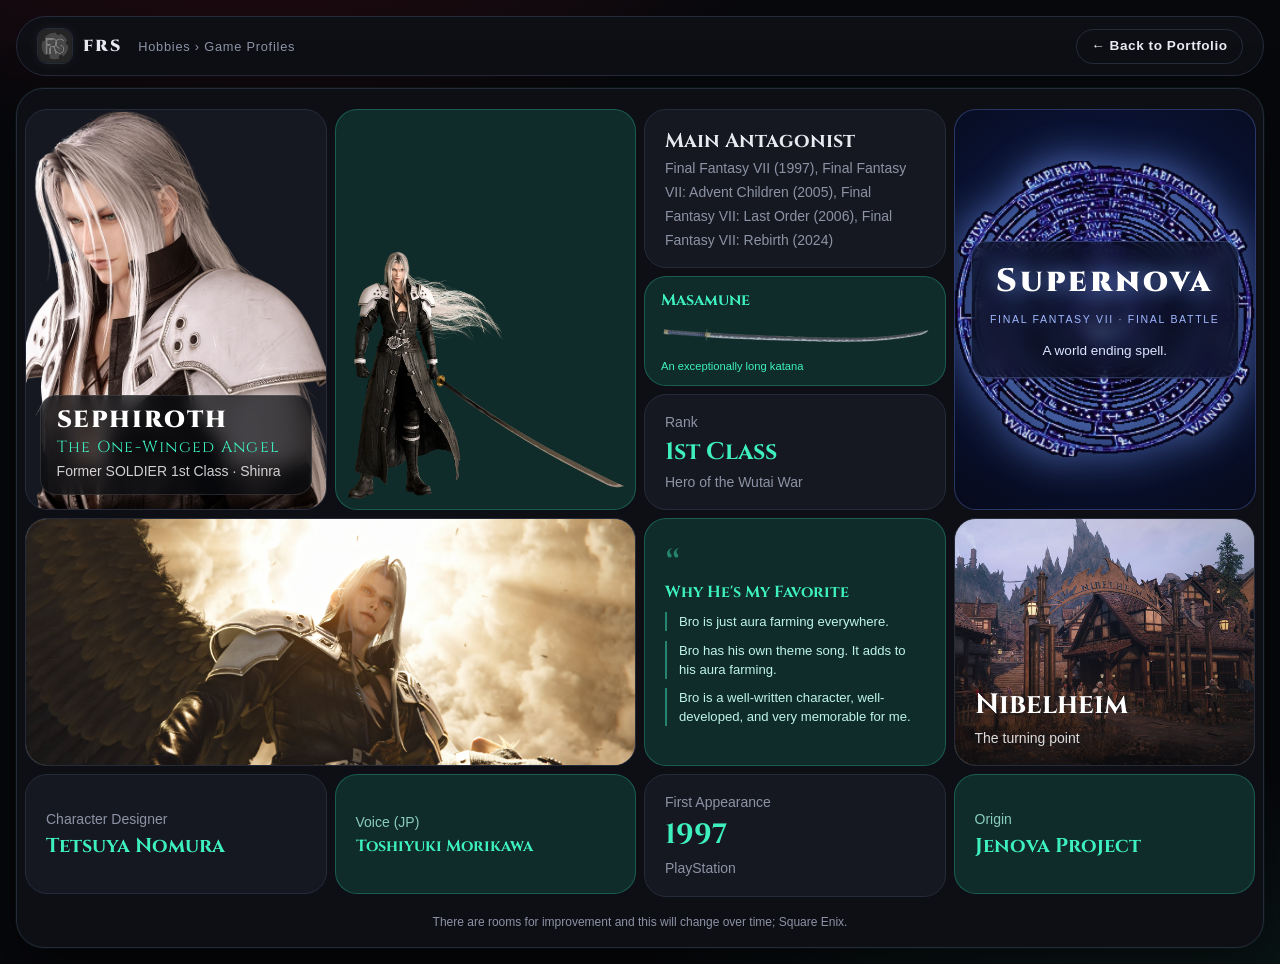
<file: WBACT1/index.html>
<!doctype html>
<html lang="en">

<head>
  <meta charset="utf-8">
  <meta name="viewport" content="width=device-width, initial-scale=1">
  <title>Character Profile - Sephiroth</title>
  <link rel="icon" type="image/svg+xml" href="../images/logo.svg">
  <link href="https://cdn.jsdelivr.net/npm/bootstrap@5.3.8/dist/css/bootstrap.min.css" rel="stylesheet"
    integrity="sha384-sRIl4kxILFvY47J16cr9ZwB07vP4J8+LH7qKQnuqkuIAvNWLzeN8tE5YBujZqJLB" crossorigin="anonymous">
  <link rel="preconnect" href="https://fonts.googleapis.com">
  <link rel="preconnect" href="https://fonts.gstatic.com" crossorigin>
  <link href="https://fonts.googleapis.com/css2?family=Cinzel:wght@500;700;900&display=swap" rel="stylesheet">
  <style>
    .card {
      min-height: 100px;
      background-color: gray;
    }

    :root {
      --void: #07080c;
      --panel: #0d0f15;
      --card-bg: #151821;
      --card-line: #262b3a;
      --crimson: #b3121f;
      --crimson-deep: #6d0a14;
      --mako: #3ef0c0;
      --mako-deep: #0f2c2b;
      --silver: #dfe3ea;
      --silver-deep: #aab1c0;
      --text: #e8eaf0;
      --muted: #8d93a5;
    }

    body {
      background:
        radial-gradient(900px 400px at 20% -10%, rgba(179, 18, 31, .18), transparent 60%),
        radial-gradient(900px 500px at 90% 110%, rgba(62, 240, 192, .10), transparent 60%),
        var(--void);
      font-family: -apple-system, BlinkMacSystemFont, "Segoe UI", Roboto, sans-serif;
      color: var(--text);
      min-height: 100vh;
    }

    .serif { font-family: "Cinzel", Georgia, serif; }
    .accent { color: var(--mako); }

    .container-fluid.bento-panel {
      width: calc(100% - 2rem);
      max-width: 1400px;
      margin: 1rem auto;
      background: var(--panel);
      border: 1px solid var(--card-line);
      border-radius: 28px;
      box-shadow: 0 24px 60px rgba(0, 0, 0, .6), 0 0 0 1px rgba(62, 240, 192, .05);
    }

    .site-nav {
      width: calc(100% - 2rem);
      max-width: 1400px;
      margin: 1rem auto 0;
      padding: .7rem 1.25rem;
      display: flex;
      align-items: center;
      gap: 1rem;
      background: var(--panel);
      border: 1px solid var(--card-line);
      border-radius: 999px;
    }

    .site-brand-link {
      display: flex;
      align-items: center;
      gap: .65rem;
      color: inherit;
      text-decoration: none;
    }

    .site-logo {
      width: 36px;
      height: 36px;
      display: block;
      border-radius: 10px;
      border: 1px solid var(--card-line);
      box-shadow: 0 0 14px rgba(255, 255, 255, .06);
    }

    .site-brand { font-weight: 900; letter-spacing: .12em; }
    .site-crumb { color: var(--muted); font-size: .8rem; letter-spacing: .06em; }

    .site-back {
      margin-left: auto;
      color: var(--text);
      text-decoration: none;
      font-size: .85rem;
      font-weight: 600;
      letter-spacing: .04em;
      padding: .4rem .9rem;
      border: 1px solid var(--card-line);
      border-radius: 999px;
      transition: border-color .2s ease, color .2s ease;
    }

    .site-back:hover { color: var(--mako); border-color: rgba(62, 240, 192, .5); }

    .container-fluid.bento-panel { margin-top: .75rem; }

    .card.tall { min-height: 376px; } 
    .card.wide { min-height: 248px; }  
    .card.unit { min-height: 120px; } 

    .stack { flex-direction: column; flex-wrap: nowrap; height: 100%; }
    .stack > .col-12 { flex: 1 1 0; display: flex; }
    .stack .card { flex: 1; min-height: 110px; }

    .card {
      border: 1px solid var(--card-line);
      border-radius: 22px;
      overflow: hidden;
      position: relative;
      justify-content: center;
      color: var(--text);
      transition: transform .2s ease, box-shadow .2s ease;
    }

    .card:hover {
      transform: translateY(-3px);
      box-shadow: 0 14px 30px rgba(0, 0, 0, .5);
    }

    .card .inner {
      position: relative;
      z-index: 2;
      padding: .7rem 1rem;
    }

    .card small { opacity: .85; }

    .card.t-dark    { background: var(--card-bg); }
    .card.t-dark small { color: var(--muted); opacity: 1; }
    .card.t-crimson { background: linear-gradient(145deg, var(--crimson), var(--crimson-deep)); color: #fff; }
    .card.t-mako    { background: var(--mako-deep); border-color: rgba(62, 240, 192, .25); color: var(--mako); }
    .card.t-mako small { color: #9fe9d5; }
    .card.t-silver  { background: linear-gradient(145deg, var(--silver), var(--silver-deep)); color: #12141a; border-color: transparent; }
    .card.t-silver small { color: #3a3f4d; opacity: 1; }

    .card.t-light {
      background: radial-gradient(circle at 50% 28%, #fbfcfe 0%, #dfe3ec 60%, #c4cad8 100%);
      color: #12141a;
      border-color: rgba(255, 255, 255, .5);
    }

    .card.t-light small { color: #3a3f4d; opacity: 1; }

    .media {
      position: absolute;
      inset: 0;
      z-index: 0;
    }

    .media img {
      position: relative;
      z-index: 1;
      width: 100%;
      height: 100%;
      display: block;
      object-fit: cover;
      object-position: var(--focus, 50% 50%);
      transition: transform .5s ease;
    }

    .card:hover .media img { transform: scale(1.05); }

    .t-light .media img { mix-blend-mode: multiply; }

    .img-ph {
      position: absolute;
      inset: 0;
      display: grid;
      place-items: center;
      padding: 1rem;
      text-align: center;
      font-size: .7rem;
      letter-spacing: .08em;
      color: rgba(18, 20, 26, .55);
      background: repeating-linear-gradient(135deg, rgba(0, 0, 0, .04) 0 10px, transparent 10px 20px);
    }

    .img-ph::before {
      content: "";
      position: absolute;
      inset: 8px;
      border: 1.5px dashed rgba(18, 20, 26, .3);
      border-radius: 14px;
    }

    .card.t-photo { color: #fff; }

    .card.t-photo .img-ph {
      color: rgba(255, 255, 255, .5);
      background:
        repeating-linear-gradient(135deg, rgba(255, 255, 255, .035) 0 10px, transparent 10px 20px),
        linear-gradient(160deg, #1a1f2c, #0e1118);
    }

    .card.t-photo .img-ph::before { border-color: rgba(62, 240, 192, .35); }

    .card.t-photo::after {
      content: "";
      position: absolute;
      inset: 0;
      z-index: 1;
      pointer-events: none;
      background: linear-gradient(to top, rgba(7, 8, 12, .88) 0%, rgba(7, 8, 12, .3) 38%, rgba(7, 8, 12, 0) 65%);
    }

    .card.t-photo.no-fade::after { display: none; }

    .card.t-photo .inner { align-self: stretch; margin-top: auto; }
    .card.t-photo small { color: rgba(255, 255, 255, .85); opacity: 1; }

    .card.t-hero .inner { align-self: stretch; margin: auto .6rem .6rem; border-radius: 16px; }

    .glass {
      background: rgba(8, 10, 15, .72);
      border: 1px solid rgba(255, 255, 255, .12);
      backdrop-filter: blur(8px);
      -webkit-backdrop-filter: blur(8px);
      color: #fff;
    }

    .card.t-light .glass small,
    .card.t-dark .glass small { color: rgba(255, 255, 255, .8); }

    .media.fit-contain { inset: 40px 10px 8px 10px; }
    .media.fit-contain img { object-fit: contain; object-position: 50% 100%; }

    .media.sword img {
      position: absolute;
      left: 50%;
      top: 50%;
      width: 58%;
      height: auto;
      transform: translate(-50%, -50%) rotate(49deg);
    }

    .card:hover .media.sword img { transform: translate(-50%, -50%) rotate(49deg) scale(1.06); }

    .weapon-label { position: absolute; z-index: 2; left: 1rem; top: .7rem; }
    .weapon-sub   { position: absolute; z-index: 2; left: 1rem; bottom: .6rem; font-size: .7rem; }

    .chip {
      display: inline-block;
      font-size: .62rem;
      letter-spacing: .2em;
      text-transform: uppercase;
      padding: .25rem .6rem;
      border-radius: 999px;
      background: rgba(8, 10, 15, .75);
      color: #fff;
      border: 1px solid rgba(255, 255, 255, .2);
    }

    .chip-top { position: absolute; top: 1rem; left: 1rem; z-index: 2; }

    .card.t-hero { container-type: inline-size; }

    .hero-name {
      font-size: clamp(1rem, 8cqw, 1.75rem);
      letter-spacing: .08em;
      font-weight: 900;
      white-space: nowrap;
    }

    /* Signature move: the magic circle slowly turns behind a frosted name panel */
    .card.t-nova {
      background: radial-gradient(circle at 50% 45%, #16286b 0%, #0b1438 52%, #060a1a 100%);
      border-color: rgba(120, 150, 255, .3);
      color: #fff;
      container-type: inline-size;
    }

    .nova-circle {
      position: absolute;
      top: 50%;
      left: 50%;
      width: 100%;
      max-width: none;
      height: auto;
      z-index: 0;
      opacity: .85;
      pointer-events: none;
      transform: translate(-50%, -50%);
      filter: drop-shadow(0 0 20px rgba(120, 160, 255, .8));
      animation: nova-spin 50s linear infinite;
    }

    @keyframes nova-spin {
      to { transform: translate(-50%, -50%) rotate(360deg); }
    }

    @media (prefers-reduced-motion: reduce) {
      .nova-circle { animation: none; }
    }

    .t-nova .inner {
      align-self: center;
      width: calc(100% - 1.5rem);
      text-align: center;
      padding: 1rem 1.1rem;
      background: rgba(6, 10, 26, .62);
      border: 1px solid rgba(140, 170, 255, .25);
      border-radius: 16px;
      backdrop-filter: blur(8px);
      -webkit-backdrop-filter: blur(8px);
    }

    .nova-name {
      font-size: clamp(1.1rem, 11cqw, 2.1rem);
      font-weight: 900;
      letter-spacing: .1em;
      color: #fff;
      text-shadow: 0 0 20px rgba(120, 160, 255, .8);
    }

    .nova-sub {
      font-size: .66rem;
      letter-spacing: .16em;
      text-transform: uppercase;
      color: #9fb8ff;
      margin: .4rem 0 .8rem;
    }

    .nova-text {
      font-size: .85rem;
      line-height: 1.5;
      color: #dbe5ff;
      margin: 0 auto;
      max-width: 24ch;
    }

    .t-fav .quote-mark {
      font-size: 3rem;
      line-height: .6;
      height: 1.4rem;
      color: rgba(62, 240, 192, .45);
    }

    .fav-text {
      font-size: .82rem;
      line-height: 1.45;
      color: #bff5e6;
      margin-bottom: .6rem;
      padding-left: .75rem;
      border-left: 2px solid rgba(62, 240, 192, .45);
    }

    .footnote { color: var(--muted); font-size: .75rem; text-align: center; margin: .75rem 0 0; }

    @media (max-width: 991.98px) {
      .card.tall.t-hero { min-height: 290px; }
      .card.tall.t-moves { min-height: 0; }

      .card.t-hero .media { left: auto; width: 44%; }
      .card.t-hero .media img { object-fit: contain; object-position: 100% 100%; }

      /* Name panel keeps its frosted-glass look and sits on the left,
         with the portrait on the right */
      .card.t-hero .inner.glass {
        align-self: flex-start;
        margin: 0 0 0 1rem;
        max-width: 52%;
        padding: 1rem 1.25rem;
        background: rgba(8, 10, 15, .6);
        backdrop-filter: blur(14px);
        -webkit-backdrop-filter: blur(14px);
        box-shadow: 0 10px 30px rgba(0, 0, 0, .35);
      }

      .card.t-hero .hero-name { font-size: clamp(1rem, 6cqw, 1.75rem); }

      /* Wide, short card: size the circle by the card's height instead */
      .card.tall.t-nova { min-height: 300px; }
      .nova-circle { width: auto; height: 125%; }
      .t-nova .inner { width: min(26rem, calc(100% - 2rem)); }
      .nova-text { max-width: 40ch; }
    }

    /* Phone-width screens: not enough room for text beside the portrait,
       so the portrait fills the card and the name panel sits at the bottom */
    @media (max-width: 479.98px) {
      .card.tall.t-hero { min-height: 420px; }

      .card.t-hero .media { left: 0; width: 100%; }
      .card.t-hero .media img { object-fit: cover; object-position: 50% 10%; }

      .card.t-hero .inner.glass {
        align-self: stretch;
        margin: auto .6rem .6rem;
        max-width: none;
      }

      .card.t-hero .hero-name { font-size: clamp(1rem, 8cqw, 1.75rem); }
    }

  </style>
</head>

<body>

  <nav class="site-nav">
    <a class="site-brand-link" data-portfolio-link href="#" aria-label="FRS - back to portfolio">
      <img class="site-logo" src="../images/logo.svg" alt="FRS logo">
      <span class="site-brand serif">FRS</span>
    </a>
    <span class="site-crumb d-none d-sm-inline">Hobbies &rsaquo; Game Profiles</span>
    <a class="site-back" data-portfolio-link href="#">&larr; Back to Portfolio</a>
  </nav>

  <div class="container-fluid p-3 bento-panel">


    <div class="row">
      <div class="col-12 col-lg-3 p-1">

        <div class="card p-1 h-100 tall t-dark t-hero">
          <div class="media" style="--focus: 50% 12%;">
            <span class="img-ph">images/portrait<br>(face close-up)</span>
            <img data-img="../images/portrait.webp" alt="Sephiroth portrait">
          </div>
          <div class="inner glass">
            <h1 class="serif hero-name mb-0">SEPHIROTH</h1>
            <div class="accent serif" style="letter-spacing:.08em">The One-Winged Angel</div>
            <small>Former SOLDIER 1st Class &middot; Shinra</small>
          </div>
        </div>
      </div>

      <div class="col-12 col-sm-6 col-lg-3 p-1">
        <div class="card p-1 h-100 tall t-mako">
          <div class="media fit-contain">
            <span class="img-ph">images/full-art<br>(full body)</span>
            <img data-img="../images/sephiroth-full-art.jpg" alt="Sephiroth full art">
          </div>
        </div>
      </div>

      <div class="col-12 col-sm-6 col-lg-3">
        <div class="row stack">
          <div class="col-12 p-1">
            <div class="card p-1 t-dark">
              <div class="inner">
                <div class="fs-5 fw-bold serif">Main Antagonist</div>
                <small>Final Fantasy VII (1997), Final Fantasy VII: Advent Children (2005), Final Fantasy VII: Last Order (2006), Final Fantasy VII: Rebirth (2024) </small>
              </div>
            </div>
          </div>
          <div class="col-12 p-1">

            <div class="card p-1 t-mako">
              <div class="media sword">
                <span class="img-ph">images/masamune</span>
                <img data-img="../images/masamune.png" alt="Masamune">
              </div>
              <span class="weapon-label serif fw-bold fs-6">Masamune</span>
              <span class="weapon-sub">An exceptionally long katana</span>
            </div>
          </div>
          <div class="col-12 p-1">
            <div class="card p-1 t-dark">
              <div class="inner">
                <small>Rank</small>
                <div class="fs-4 fw-bold accent serif">1st Class</div>
                <small>Hero of the Wutai War</small>
              </div>
            </div>
          </div>
        </div>
      </div>

      <div class="col-12 col-lg-3 p-1">
        <div class="card p-1 h-100 tall t-mako t-moves t-nova">
          <img class="nova-circle" data-img="../images/supernova.png" alt="" aria-hidden="true">
          <div class="inner">
            <div class="nova-name serif">Supernova</div>
            <div class="nova-sub">Final Fantasy VII &middot; Final Battle</div>
            <p class="nova-text">A world ending spell.</p>
          </div>
        </div>
      </div>
    </div>


    <div class="row">
      <div class="col-12 col-lg-6 p-1">

        <div class="card p-1 h-100 wide t-photo no-fade" style="--focus: 50% 35%;">
          <div class="media">
            <span class="img-ph">images/landscape<br>(wide landscape image)</span>
            <img data-img="../images/landscape-sephiroth.jpg" alt="Landscape">
          </div>
        </div>
      </div>

      <div class="col-6 col-lg-3 p-1">
        <div class="card p-1 h-100 wide t-mako t-fav">
          <div class="inner">
            <div class="quote-mark serif" aria-hidden="true">&ldquo;</div>
            <div class="fw-bold serif mb-2">Why He's My Favorite</div>
            <p class="fav-text">Bro is just aura farming everywhere.</p>
            <p class="fav-text">Bro has his own theme song. It adds to his aura farming.</p>
            <p class="fav-text mb-0">Bro is a well-written character, well-developed, and very memorable for me.</p>
          </div>
        </div>
      </div>

      <div class="col-6 col-lg-3 p-1">

        <div class="card p-1 h-100 wide t-photo" style="--focus: 50% 45%;">
          <div class="media">
            <span class="img-ph">images/location<br>(Nibelheim)</span>
            <img data-img="../images/nibelheim.jpg" alt="Nibelheim">
          </div>
          <div class="inner">
            <div class="fs-3 fw-bold serif">Nibelheim</div>
            <small>The turning point</small>
          </div>
        </div>
      </div>
    </div>


    <div class="row">
      <div class="col-6 col-lg-3 p-1">
        <div class="card p-1 unit t-dark">
          <div class="inner">
            <small>Character Designer</small>
            <div class="fs-5 fw-bold accent serif">Tetsuya Nomura</div>
          </div>
        </div>
      </div>
      <div class="col-6 col-lg-3 p-1">
        <div class="card p-1 unit t-mako">
          <div class="inner">
            <small>Voice (JP)</small>
            <div class="fw-bold serif">Toshiyuki Morikawa</div>
          </div>
        </div>
      </div>
      <div class="col-6 col-lg-3 p-1">
        <div class="card p-1 unit t-dark">
          <div class="inner">
            <small>First Appearance</small>
            <div class="fs-3 fw-bold accent serif">1997</div>
            <small>PlayStation</small>
          </div>
        </div>
      </div>
      <div class="col-6 col-lg-3 p-1">
        <div class="card p-1 unit t-mako">
          <div class="inner">
            <small>Origin</small>
            <div class="fs-5 fw-bold serif">Jenova Project</div>
          </div>
        </div>
      </div>
    </div>

    <p class="footnote">There are rooms for improvement and this will change over time; Square Enix.
  </div>

  <script src="https://cdn.jsdelivr.net/npm/bootstrap@5.3.8/dist/js/bootstrap.bundle.min.js"
    integrity="sha384-FKyoEForCGlyvwx9Hj09JcYn3nv7wiPVlz7YYwJrWVcXK/BmnVDxM+D2scQbITxI"
    crossorigin="anonymous"></script>
  <script>

    var PORTFOLIO_URL = "https://francissaavedra.github.io/";

    document.querySelectorAll('[data-portfolio-link]').forEach(function (a) {
      a.href = PORTFOLIO_URL;
    });
  </script>
  <script>

    document.querySelectorAll('img[data-img]').forEach(function (img) {
      var src = img.dataset.img;
      if (!src) return;

      img.onload = function () {
        var ph = img.parentNode.querySelector('.img-ph');
        if (ph) { ph.remove(); }
      };

      // If the path already has an extension, use it.
      if (src.match(/\.(jpg|jpeg|png|webp|svg)$/i)) {
        img.src = src;
      } else {
        var exts = ['.jpg', '.jpeg', '.png', '.webp'];
        var i = 0;
        img.onerror = function () {
          i += 1;
          if (i < exts.length) { img.src = src + exts[i]; } else { img.remove(); }
        };
        img.src = src + exts[0];
      }
    });
  </script>
</body>

</html>
</file>
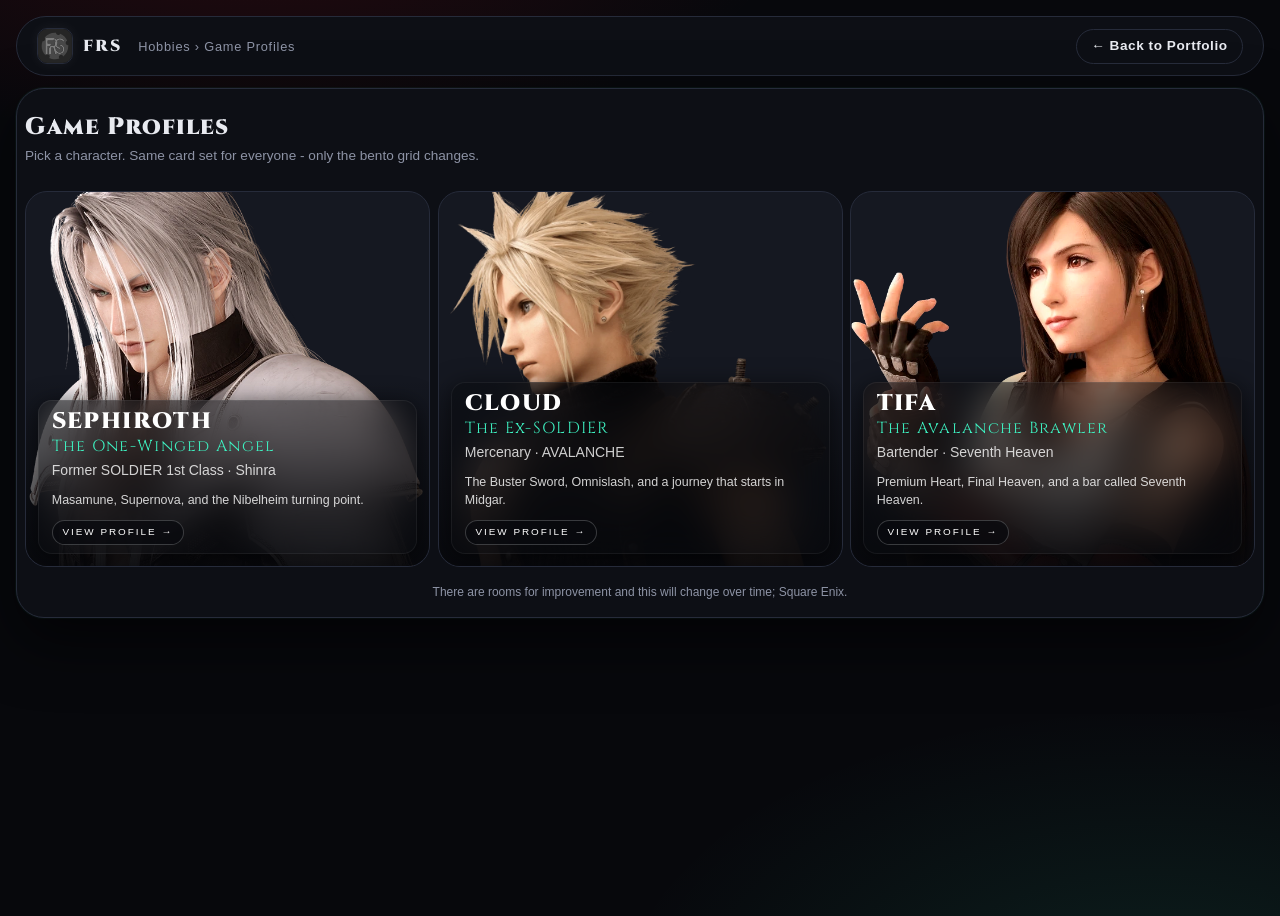
<file: WBACT2/character_lists.html>
<!doctype html>
<html lang="en">

<head>
  <meta charset="utf-8">
  <meta name="viewport" content="width=device-width, initial-scale=1">
  <title>Game Profiles - Select a Character</title>
  <link rel="icon" type="image/svg+xml" href="../images/logo.svg">
  <link href="https://cdn.jsdelivr.net/npm/bootstrap@5.3.8/dist/css/bootstrap.min.css" rel="stylesheet"
    integrity="sha384-sRIl4kxILFvY47J16cr9ZwB07vP4J8+LH7qKQnuqkuIAvNWLzeN8tE5YBujZqJLB" crossorigin="anonymous">
  <link rel="preconnect" href="https://fonts.googleapis.com">
  <link rel="preconnect" href="https://fonts.gstatic.com" crossorigin>
  <link href="https://fonts.googleapis.com/css2?family=Cinzel:wght@500;700;900&display=swap" rel="stylesheet">
  <link rel="stylesheet" href="assets/profile.css">
</head>

<body>

  <nav class="site-nav">
    <a class="site-brand-link" data-portfolio-link href="#" aria-label="FRS - back to portfolio">
      <img class="site-logo" src="../images/logo.svg" alt="FRS logo">
      <span class="site-brand serif">FRS</span>
    </a>
    <span class="site-crumb d-none d-sm-inline">Hobbies &rsaquo; Game Profiles</span>
    <a class="site-back" data-portfolio-link href="#">&larr; Back to Portfolio</a>
  </nav>

  <div class="container-fluid p-3 bento-panel">

    <div class="row" id="parent"></div>

    <p class="footnote">There are rooms for improvement and this will change over time; Square Enix.</p>
  </div>

  <script src="https://cdn.jsdelivr.net/npm/bootstrap@5.3.8/dist/js/bootstrap.bundle.min.js"
    integrity="sha384-FKyoEForCGlyvwx9Hj09JcYn3nv7wiPVlz7YYwJrWVcXK/BmnVDxM+D2scQbITxI"
    crossorigin="anonymous"></script>

  <script>
    var PORTFOLIO_URL = "https://francissaavedra.github.io/";

    document.querySelectorAll('[data-portfolio-link]').forEach(function (a) {
      a.href = PORTFOLIO_URL;
    });
  </script>

  <script src="assets/profile.js"></script>
  <script>
    renderSelect(
      "Game Profiles",
      "Pick a character. Same card set for everyone - only the bento grid changes."
    );
  </script>
</body>

</html>
</file>
<file: WBACT2/assets/profile.css>
.card {
  min-height: 100px;
  background-color: gray;
}

:root {
  --void: #07080c;
  --panel: #0d0f15;
  --card-bg: #151821;
  --card-line: #262b3a;
  --crimson: #b3121f;
  --crimson-deep: #6d0a14;
  --mako: #3ef0c0;
  --mako-deep: #0f2c2b;
  --silver: #dfe3ea;
  --silver-deep: #aab1c0;
  --text: #e8eaf0;
  --muted: #8d93a5;
}

body {
  background:
    radial-gradient(900px 400px at 20% -10%, rgba(179, 18, 31, .18), transparent 60%),
    radial-gradient(900px 500px at 90% 110%, rgba(62, 240, 192, .10), transparent 60%),
    var(--void);
  font-family: -apple-system, BlinkMacSystemFont, "Segoe UI", Roboto, sans-serif;
  color: var(--text);
  min-height: 100vh;
}

.serif { font-family: "Cinzel", Georgia, serif; }
.accent { color: var(--mako); }

.container-fluid.bento-panel {
  width: calc(100% - 2rem);
  max-width: 1400px;
  margin: 1rem auto;
  background: var(--panel);
  border: 1px solid var(--card-line);
  border-radius: 28px;
  box-shadow: 0 24px 60px rgba(0, 0, 0, .6), 0 0 0 1px rgba(62, 240, 192, .05);
}

.site-nav {
  width: calc(100% - 2rem);
  max-width: 1400px;
  margin: 1rem auto 0;
  padding: .7rem 1.25rem;
  display: flex;
  align-items: center;
  gap: 1rem;
  background: var(--panel);
  border: 1px solid var(--card-line);
  border-radius: 999px;
}

.site-brand-link {
  display: flex;
  align-items: center;
  gap: .65rem;
  color: inherit;
  text-decoration: none;
}

.site-logo {
  width: 36px;
  height: 36px;
  display: block;
  border-radius: 10px;
  border: 1px solid var(--card-line);
  box-shadow: 0 0 14px rgba(255, 255, 255, .06);
}

.site-brand { font-weight: 900; letter-spacing: .12em; }
.site-crumb { color: var(--muted); font-size: .8rem; letter-spacing: .06em; }

.site-back {
  margin-left: auto;
  color: var(--text);
  text-decoration: none;
  font-size: .85rem;
  font-weight: 600;
  letter-spacing: .04em;
  padding: .4rem .9rem;
  border: 1px solid var(--card-line);
  border-radius: 999px;
  transition: border-color .2s ease, color .2s ease;
}

.site-back:hover { color: var(--mako); border-color: rgba(62, 240, 192, .5); }

.container-fluid.bento-panel { margin-top: .75rem; }

.card.tall { min-height: 376px; }
.card.wide { min-height: 248px; }
.card.unit { min-height: 120px; }

.stack { flex-direction: column; flex-wrap: nowrap; height: 100%; }
.stack > .col-12 { flex: 1 1 0; display: flex; }
.stack .card { flex: 1; min-height: 110px; }

.card {
  display: flex;
  flex-direction: column;
  border: 1px solid var(--card-line);
  border-radius: 22px;
  overflow: hidden;
  position: relative;
  justify-content: flex-end;
  color: var(--text);
  transition: transform .2s ease, box-shadow .2s ease;
}

.card.t-nova, .card.t-dark:not(.t-hero) { justify-content: center; }

.card:hover {
  transform: translateY(-3px);
  box-shadow: 0 14px 30px rgba(0, 0, 0, .5);
}

.card .inner {
  position: relative;
  z-index: 2;
  padding: .7rem 1rem;
}

.card small { opacity: .85; }

.card.t-dark    { background: var(--card-bg); }
.card.t-dark small { color: var(--muted); opacity: 1; }
.card.t-crimson { background: linear-gradient(145deg, var(--crimson), var(--crimson-deep)); color: #fff; }
.card.t-mako    { background: var(--mako-deep); border-color: rgba(62, 240, 192, .25); color: var(--mako); }
.card.t-mako small { color: #9fe9d5; }
.card.t-silver  { background: linear-gradient(145deg, var(--silver), var(--silver-deep)); color: #12141a; border-color: transparent; }
.card.t-silver small { color: #3a3f4d; opacity: 1; }

.card.t-light {
  background: radial-gradient(circle at 50% 28%, #fbfcfe 0%, #dfe3ec 60%, #c4cad8 100%);
  color: #12141a;
  border-color: rgba(255, 255, 255, .5);
}

.card.t-light small { color: #3a3f4d; opacity: 1; }

.media {
  position: absolute;
  inset: 0;
  z-index: 0;
}

.media img {
  position: relative;
  z-index: 1;
  width: 100%;
  height: 100%;
  display: block;
  object-fit: cover;
  object-position: var(--focus, 50% 50%);
  transition: transform .5s ease;
}

.card:hover .media img { transform: scale(1.05); }

.t-light .media img { mix-blend-mode: multiply; }

.img-ph {
  position: absolute;
  inset: 0;
  display: grid;
  place-items: center;
  padding: 1rem;
  text-align: center;
  font-size: .7rem;
  letter-spacing: .08em;
  color: rgba(18, 20, 26, .55);
  background: repeating-linear-gradient(135deg, rgba(0, 0, 0, .04) 0 10px, transparent 10px 20px);
}

.img-ph::before {
  content: "";
  position: absolute;
  inset: 8px;
  border: 1.5px dashed rgba(18, 20, 26, .3);
  border-radius: 14px;
}

.card.t-photo { color: #fff; }

.card.t-photo .img-ph {
  color: rgba(255, 255, 255, .5);
  background:
    repeating-linear-gradient(135deg, rgba(255, 255, 255, .035) 0 10px, transparent 10px 20px),
    linear-gradient(160deg, #1a1f2c, #0e1118);
}

.card.t-photo .img-ph::before { border-color: rgba(62, 240, 192, .35); }

.card.t-photo::after {
  content: "";
  position: absolute;
  inset: 0;
  z-index: 1;
  pointer-events: none;
  background: linear-gradient(to top, rgba(7, 8, 12, .88) 0%, rgba(7, 8, 12, .3) 38%, rgba(7, 8, 12, 0) 65%);
}

.card.t-photo.no-fade::after { display: none; }

.card.t-photo .inner { align-self: stretch; margin-top: auto; }
.card.t-photo small { color: rgba(255, 255, 255, .85); opacity: 1; }

.card.t-hero .inner {
  align-self: stretch;
  margin-top: auto;
  margin-left: 0.5rem;
  margin-right: 0.5rem;
  margin-bottom: 0.5rem;
  padding: 0.5rem 0.8rem;
  border-radius: 14px;
  position: relative;
  z-index: 2;
}

.hero-name {
  font-size: clamp(1rem, 6cqw, 1.4rem);
  letter-spacing: .06em;
  font-weight: 900;
  white-space: nowrap;
  line-height: 1.1;
}

.glass {
  background: rgba(8, 10, 15, 0.5);
  border: 1px solid rgba(255, 255, 255, 0.06);
  backdrop-filter: blur(20px);
  -webkit-backdrop-filter: blur(20px);
  color: #fff;
  box-shadow: 0 4px 24px rgba(0, 0, 0, 0.6);
}

.card.t-hero::after {
  content: "";
  position: absolute;
  inset: 0;
  z-index: 1;
  background: linear-gradient(to top, rgba(7, 8, 12, 0.95) 0%, rgba(7, 8, 12, 0.5) 25%, transparent 50%);
  pointer-events: none;
}

.card.t-light .glass small,
.card.t-dark .glass small { color: rgba(255, 255, 255, .8); }

.media.fit-contain { inset: 40px 10px 8px 10px; }
.media.fit-contain img { object-fit: contain; object-position: 50% 100%; }

.media.sword img, .media.buster-sword img {
  position: absolute;
  left: 50%;
  top: 50%;
  width: 75%;
  height: auto;
  transform: translate(-50%, -50%) rotate(49deg);
}

.media.buster-sword img { width: 85%; transform: translate(-50%, -45%) rotate(35deg); }

.media.gloves img {
  position: absolute;
  left: 50%;
  top: 50%;
  width: 50%;
  height: auto;
  transform: translate(-50%, -50%);
}

.card:hover .media.sword img { transform: translate(-50%, -50%) rotate(49deg) scale(1.06); }
.card:hover .media.buster-sword img { transform: translate(-50%, -45%) rotate(35deg) scale(1.06); }
.card:hover .media.gloves img { transform: translate(-50%, -50%) scale(1.1); }

.weapon-label { position: absolute; z-index: 2; left: 1rem; top: .7rem; }
.weapon-sub   { position: absolute; z-index: 2; left: 1rem; bottom: .6rem; font-size: .7rem; }

.chip {
  display: inline-block;
  font-size: .62rem;
  letter-spacing: .2em;
  text-transform: uppercase;
  padding: .25rem .6rem;
  border-radius: 999px;
  background: rgba(8, 10, 15, .75);
  color: #fff;
  border: 1px solid rgba(255, 255, 255, .2);
}

.chip-top { position: absolute; top: 1rem; left: 1rem; z-index: 2; }

.card.t-hero { container-type: inline-size; }

.card.t-nova {
  background: radial-gradient(circle at 50% 45%, #16286b 0%, #0b1438 52%, #060a1a 100%);
  border-color: rgba(120, 150, 255, .3);
  color: #fff;
  container-type: inline-size;
}

.nova-circle {
  position: absolute;
  top: 50%;
  left: 50%;
  width: 100%;
  max-width: none;
  height: auto;
  z-index: 0;
  opacity: .85;
  pointer-events: none;
  transform: translate(-50%, -50%);
  filter: drop-shadow(0 0 18px rgba(90, 130, 255, .55));
  animation: nova-spin 50s linear infinite;
}

@keyframes nova-spin {
  to { transform: translate(-50%, -50%) rotate(360deg); }
}

@media (prefers-reduced-motion: reduce) {
  .nova-circle { animation: none; }
}

.t-nova .inner {
  align-self: center;
  width: calc(100% - 1.5rem);
  text-align: center;
  padding: 1rem 1.1rem;
  background: rgba(6, 10, 26, .62);
  border: 1px solid rgba(140, 170, 255, .25);
  border-radius: 16px;
  backdrop-filter: blur(8px);
  -webkit-backdrop-filter: blur(8px);
}

.nova-name {
  font-size: clamp(1.1rem, 11cqw, 2.1rem);
  font-weight: 900;
  letter-spacing: .1em;
  color: #fff;
  text-shadow: 0 0 20px rgba(120, 160, 255, .8);
}

.nova-sub {
  font-size: .66rem;
  letter-spacing: .16em;
  text-transform: uppercase;
  color: #9fb8ff;
  margin: .4rem 0 .8rem;
}

.nova-text {
  font-size: .85rem;
  line-height: 1.5;
  color: #dbe5ff;
  margin: 0 auto;
  max-width: 24ch;
}

.t-fav .quote-mark {
  font-size: 3rem;
  line-height: .6;
  height: 1.4rem;
  color: rgba(62, 240, 192, .45);
}

.fav-text {
  font-size: .82rem;
  line-height: 1.45;
  color: #bff5e6;
  margin-bottom: .6rem;
  padding-left: .75rem;
  border-left: 2px solid rgba(62, 240, 192, .45);
}

.footnote { color: var(--muted); font-size: .75rem; text-align: center; margin: .75rem 0 0; }

@media (max-width: 991.98px) {
  .card.tall.t-hero { min-height: 290px; }
  .card.tall.t-moves { min-height: 0; }

  .card.t-hero .media { left: auto; width: 44%; }
  .card.t-hero .media img { object-fit: contain; object-position: 100% 100%; }

  .card.t-hero .inner.glass {
    align-self: flex-start;
    margin-top: auto;
    margin-left: 0.6rem;
    margin-bottom: 0.6rem;
    max-width: 52%;
    padding: 0.6rem 0.9rem;
    background: rgba(8, 10, 15, .6);
    backdrop-filter: blur(16px);
    -webkit-backdrop-filter: blur(16px);
    box-shadow: 0 10px 30px rgba(0, 0, 0, .35);
  }
  
  .card.tall.t-nova { min-height: 300px; }
  .nova-circle { width: auto; height: 125%; }
  .t-nova .inner { width: min(26rem, calc(100% - 2rem)); }
  .nova-text { max-width: 40ch; }
}

@media (max-width: 479.98px) {
  .card.tall.t-hero { min-height: 420px; }

  .card.t-hero .media { left: 0; width: 100%; }
  .card.t-hero .media img { object-fit: cover; object-position: 50% 10%; }

  .card.t-hero .inner.glass {
        align-self: stretch;
        margin-top: auto;
        margin-left: 0.5rem;
        margin-right: 0.5rem;
        margin-bottom: 0.5rem;
        max-width: none;
      }
    }

.site-nav { flex-wrap: wrap; }

a.site-crumb { text-decoration: none; transition: color .2s ease; }
a.site-crumb:hover { color: var(--mako); }

.profile-switch {
  display: flex;
  gap: .25rem;
  padding: .2rem;
  border: 1px solid var(--card-line);
  border-radius: 999px;
}

.profile-switch-link {
  color: var(--muted);
  text-decoration: none;
  font-size: .68rem;
  font-weight: 700;
  letter-spacing: .14em;
  text-transform: uppercase;
  padding: .35rem .8rem;
  border-radius: 999px;
  transition: color .2s ease, background .2s ease;
}

.profile-switch-link:hover { color: var(--text); background: rgba(255, 255, 255, .05); }

.profile-switch-link.is-active {
  color: #fff;
  background: linear-gradient(145deg, var(--crimson), var(--crimson-deep));
}

.fav-list .fav-text:last-child { margin-bottom: 0; }

.card.t-fav.spread .inner {
  display: flex;
  align-items: center;
  gap: 1.5rem;
}

.card.t-fav.spread .fav-head { flex: 0 0 15rem; }

.card.t-fav.spread .fav-list {
  display: grid;
  grid-template-columns: repeat(3, 1fr);
  gap: .75rem 1.25rem;
  flex: 1 1 auto;
}

.card.t-fav.spread .fav-list .fav-text { margin-bottom: 0; }

@media (max-width: 991.98px) {
  .card.t-fav.spread .inner { display: block; }
  .card.t-fav.spread .fav-head { flex: none; }
  .card.t-fav.spread .fav-list { display: block; }
}

.picker-title { font-size: 1.5rem; font-weight: 900; letter-spacing: .04em; }
.picker-lead { color: var(--muted); font-size: .85rem; }

.picker-card { text-decoration: none; color: inherit; min-height: 320px; }
.picker-card:hover { color: inherit; }

.picker-blurb {
  font-size: .78rem;
  line-height: 1.45;
  color: rgba(255, 255, 255, .82);
  margin-top: .55rem;
}

.picker-chip { margin-top: .7rem; }
</file>
